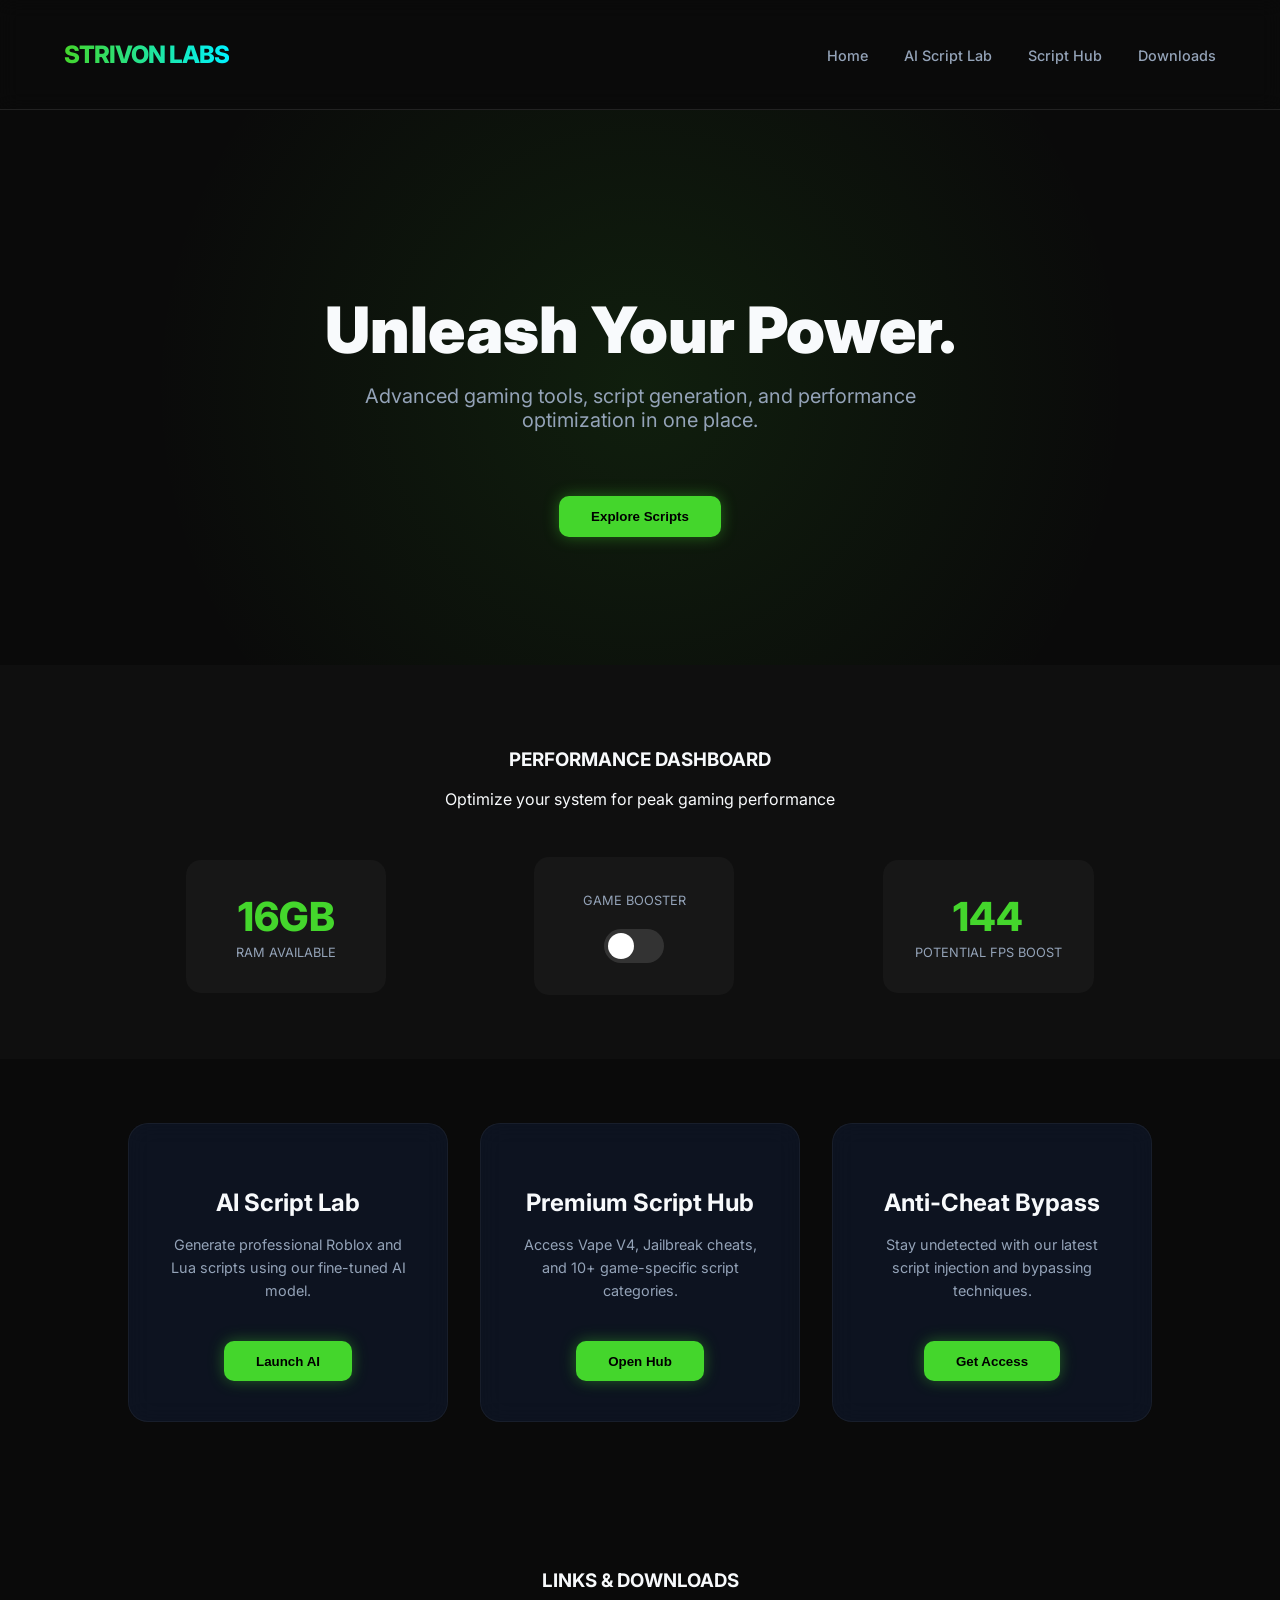
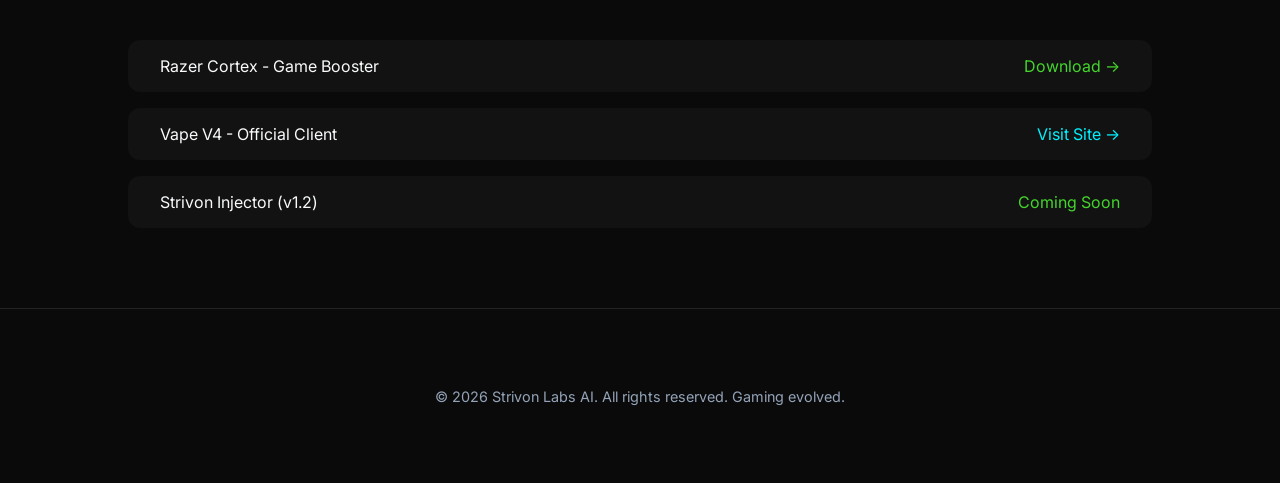
<file: index.html>
<!DOCTYPE html>
<html lang="en">
<head>
    <meta charset="UTF-8">
    <meta name="viewport" content="width=device-width, initial-scale=1.0">
    <title>Strivon Labs | Ultimate Gaming Hub</title>
    <link rel="stylesheet" href="style.css">
    <link href="https://fonts.googleapis.com/css2?family=Inter:wght@400;700;900&display=swap" rel="stylesheet">
</head>

<body>

    <header>
        <h1>STRIVON LABS</h1>
        <nav>
            <a href="index.html">Home</a>
            <a onclick="goAI()">AI Script Lab</a>
            <a onclick="goScripts()">Script Hub</a>
            <a href="#downloads">Downloads</a>
        </nav>
    </header>

    <section class="hero">
        <h2>Unleash Your Power.</h2>
        <p>Advanced gaming tools, script generation, and performance optimization in one place.</p>
        <button onclick="goScripts()">Explore Scripts</button>
    </section>

    <section class="dashboard">
        <div class="dashboard-header">
            <h3>PERFORMANCE DASHBOARD</h3>
            <p>Optimize your system for peak gaming performance</p>
        </div>
        
        <div class="booster-panel">
            <div class="stat-box">
                <span class="stat-value" id="ramStat">16GB</span>
                <span class="stat-label">RAM Available</span>
            </div>
            
            <div class="stat-box">
                <span class="stat-label">Game Booster</span>
                <br><br>
                <label class="switch">
                    <input type="checkbox" id="boosterToggle" onchange="toggleBooster()">
                    <span class="slider"></span>
                </label>
            </div>

            <div class="stat-box">
                <span class="stat-value" id="fpsStat">144</span>
                <span class="stat-label">Potential FPS Boost</span>
            </div>
        </div>
    </section>

    <section class="grid">
        <div class="card">
            <h3>AI Script Lab</h3>
            <p>Generate professional Roblox and Lua scripts using our fine-tuned AI model.</p>
            <button onclick="goAI()">Launch AI</button>
        </div>

        <div class="card">
            <h3>Premium Script Hub</h3>
            <p>Access Vape V4, Jailbreak cheats, and 10+ game-specific script categories.</p>
            <button onclick="goScripts()">Open Hub</button>
        </div>

        <div class="card">
            <h3>Anti-Cheat Bypass</h3>
            <p>Stay undetected with our latest script injection and bypassing techniques.</p>
            <button onclick="comingSoon()">Get Access</button>
        </div>
    </section>

    <section class="downloads" id="downloads">
        <div class="dashboard-header">
            <h3>LINKS & DOWNLOADS</h3>
        </div>
        
        <a href="https://www.razer.com/cortex" target="_blank" class="download-link">
            <span>Razer Cortex - Game Booster</span>
            <span style="color: var(--razer-green)">Download -></span>
        </a>
        
        <a href="https://vape.gg" target="_blank" class="download-link">
            <span>Vape V4 - Official Client</span>
            <span style="color: var(--accent-cyan)">Visit Site -></span>
        </a>

        <a href="#" class="download-link">
            <span>Strivon Injector (v1.2)</span>
            <span style="color: var(--razer-green)">Coming Soon</span>
        </a>
    </section>

    <footer>
        <p>© 2026 Strivon Labs AI. All rights reserved. Gaming evolved.</p>
    </footer>

    <script src="script.js"></script>
</body>
</html>
</file>
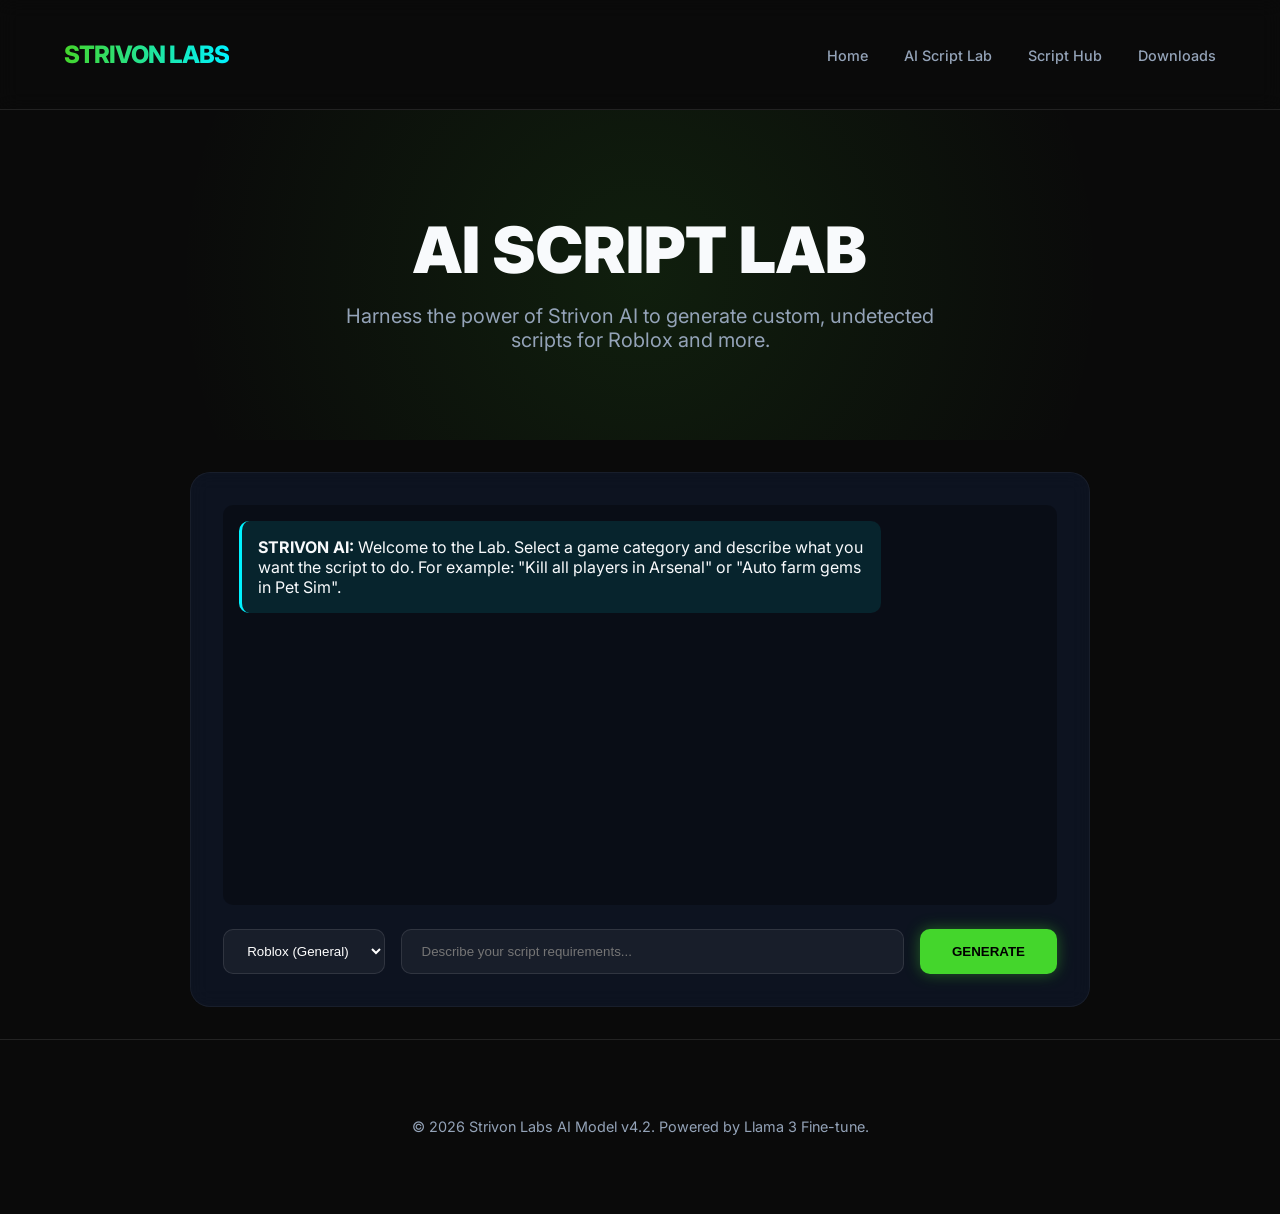
<file: ai.html>
<!DOCTYPE html>
<html lang="en">
<head>
    <meta charset="UTF-8">
    <meta name="viewport" content="width=device-width, initial-scale=1.0">
    <title>Strivon AI Script Lab</title>
    <link rel="stylesheet" href="style.css">
    <link href="https://fonts.googleapis.com/css2?family=Inter:wght@400;700;900&display=swap" rel="stylesheet">
    <style>
        .ai-container {
            max-width: 900px;
            margin: 2rem auto;
            padding: 2rem;
            background: var(--card-bg);
            border-radius: 20px;
            border: 1px solid rgba(255, 255, 255, 0.05);
            backdrop-filter: blur(10px);
        }
        #chat {
            height: 400px;
            overflow-y: auto;
            margin-bottom: 1.5rem;
            padding: 1rem;
            background: rgba(0, 0, 0, 0.3);
            border-radius: 10px;
            display: flex;
            flex-direction: column;
            gap: 1rem;
        }
        .message {
            padding: 1rem;
            border-radius: 10px;
            max-width: 80%;
        }
        .user-msg {
            align-self: flex-end;
            background: rgba(68, 214, 44, 0.2);
            border-left: 3px solid var(--razer-green);
        }
        .ai-msg {
            align-self: flex-start;
            background: rgba(0, 242, 255, 0.1);
            border-left: 3px solid var(--accent-cyan);
            width: 100%;
        }
        .ai-input-group {
            display: flex;
            gap: 1rem;
            flex-wrap: wrap;
        }
        select, input {
            padding: 0.8rem 1.2rem;
            border-radius: 10px;
            border: 1px solid rgba(255, 255, 255, 0.1);
            background: rgba(255, 255, 255, 0.05);
            color: white;
            outline: none;
        }
        select:focus, input:focus {
            border-color: var(--razer-green);
        }
        input { flex: 1; min-width: 200px; }
    </style>
</head>

<body>

    <header>
        <h1>STRIVON LABS</h1>
        <nav>
            <a href="index.html">Home</a>
            <a href="ai.html">AI Script Lab</a>
            <a onclick="goScripts()">Script Hub</a>
            <a href="index.html#downloads">Downloads</a>
        </nav>
    </header>

    <section class="hero" style="padding: 3rem 5%">
        <h2>AI SCRIPT LAB</h2>
        <p>Harness the power of Strivon AI to generate custom, undetected scripts for Roblox and more.</p>
    </section>

    <div class="ai-container">
        <div id="chat">
            <div class="message ai-msg">
                <b>STRIVON AI:</b> Welcome to the Lab. Select a game category and describe what you want the script to do. For example: "Kill all players in Arsenal" or "Auto farm gems in Pet Sim".
            </div>
        </div>

        <div class="ai-input-group">
            <select id="gameType">
                <option value="Roblox">Roblox (General)</option>
                <option value="Arsenal">Arsenal</option>
                <option value="BloxFruits">Blox Fruits</option>
                <option value="Jailbreak">Jailbreak</option>
                <option value="Bedwars">Bedwars</option>
                <option value="Lua">Vanilla Lua</option>
            </select>
            <input id="input" placeholder="Describe your script requirements..." onkeydown="if(event.key==='Enter') send()"/>
            <button onclick="send()" style="margin-top: 0">GENERATE</button>
        </div>
    </div>

    <footer>
        <p>© 2026 Strivon Labs AI Model v4.2. Powered by Llama 3 Fine-tune.</p>
    </footer>

    <script src="script.js"></script>
    <script>
        async function send() {
            const input = document.getElementById("input");
            const gameType = document.getElementById("gameType").value;
            const chat = document.getElementById("chat");

            const msg = input.value;
            if (!msg) return;

            chat.innerHTML += `<div class="message user-msg"><b>You [${gameType}]:</b> ${msg}</div>`;
            input.value = "";
            chat.scrollTop = chat.scrollHeight;

            const aiMsgDiv = document.createElement("div");
            aiMsgDiv.className = "message ai-msg";
            aiMsgDiv.innerHTML = "<b>STRIVON AI:</b> <span class='typing'>Generating bytecode...</span>";
            chat.appendChild(aiMsgDiv);

            try {
                const prompt = `Act as an expert Roblox script developer. Generate a highly efficient Lua script for the game ${gameType}. Requirement: ${msg}. Provide code only inside a code block.`;
                
                const res = await fetch("http://localhost:11434/api/generate", {
                    method: "POST",
                    headers: {"Content-Type": "application/json"},
                    body: JSON.stringify({
                        model: "llama3",
                        prompt: prompt,
                        stream: false
                    })
                });

                const data = await res.json();
                const formattedResponse = data.response.replace(/```lua([\s\S]*?)```/g, '<pre>$1</pre>');
                aiMsgDiv.innerHTML = `<b>STRIVON AI:</b><br>${formattedResponse}`;
            } catch {
                setTimeout(() => {
                    aiMsgDiv.innerHTML = `<b>STRIVON AI:</b><br><p>⚠️ ERROR: Local AI Engine (Ollama) is not detected. Please ensure Ollama is running with 'llama3' model loaded.</p>
                    <p><b>Simulated Script for ${gameType}:</b></p>
                    <pre>-- Generated by Strivon AI (Simulation Mode)\nprint("Optimizing ${gameType}...")\nwhile wait(1) do\n    -- Logic for: ${msg}\n    warn("Action Executed: ${msg}")\nend</pre>`;
                }, 1500);
            }
            chat.scrollTop = chat.scrollHeight;
        }
    </script>
</body>
</html>
</file>
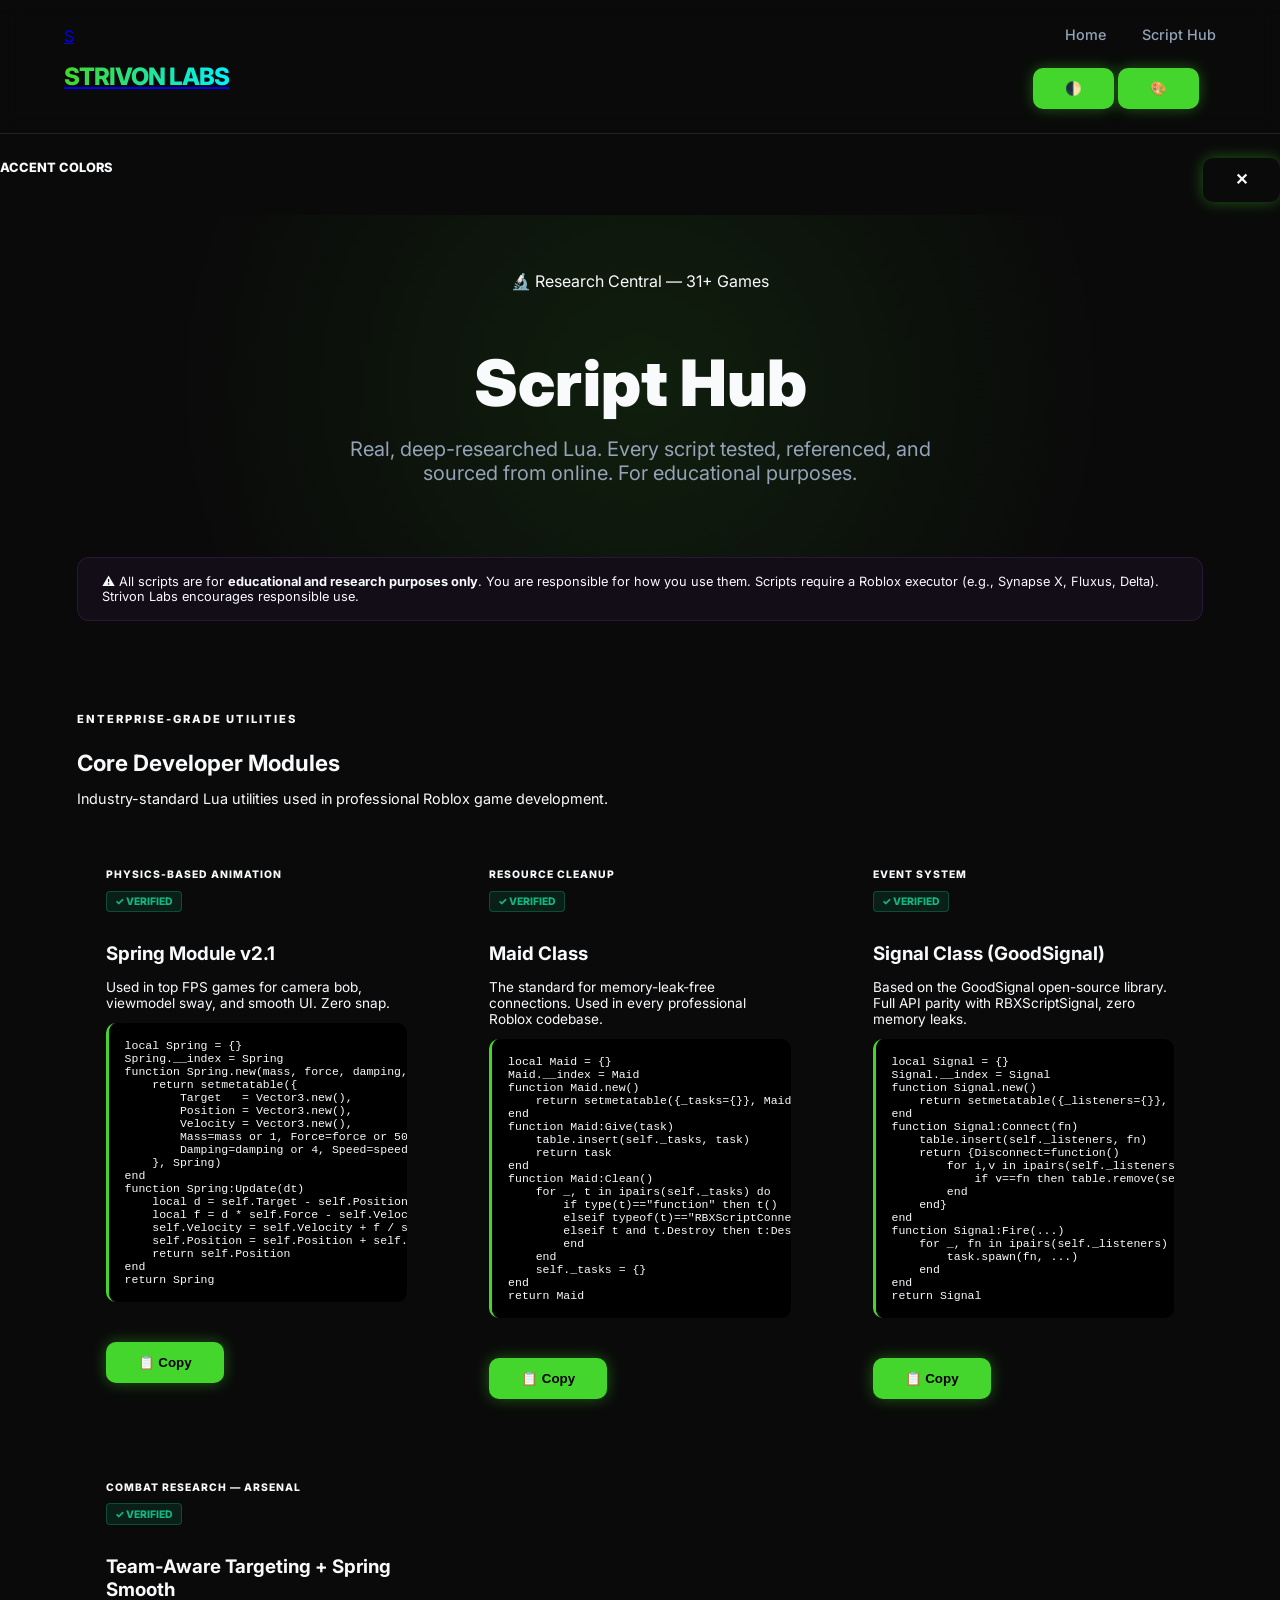
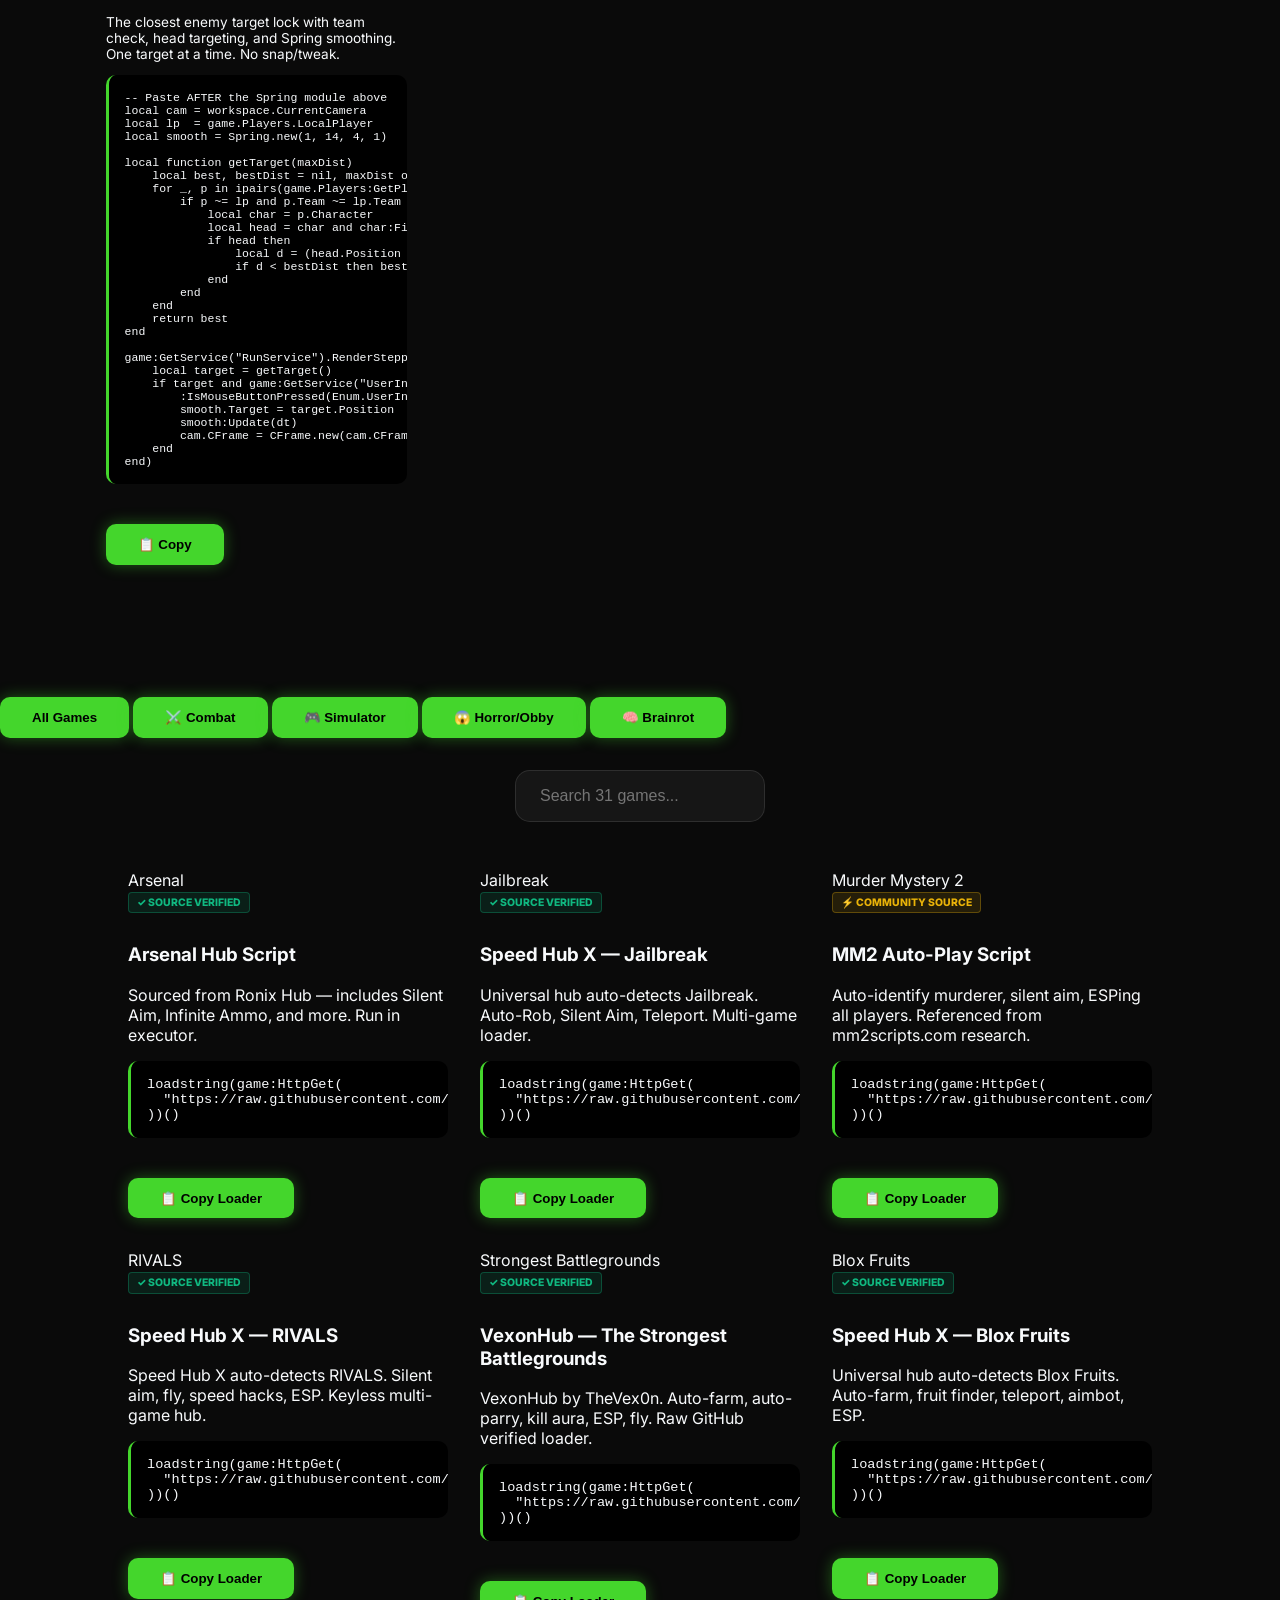
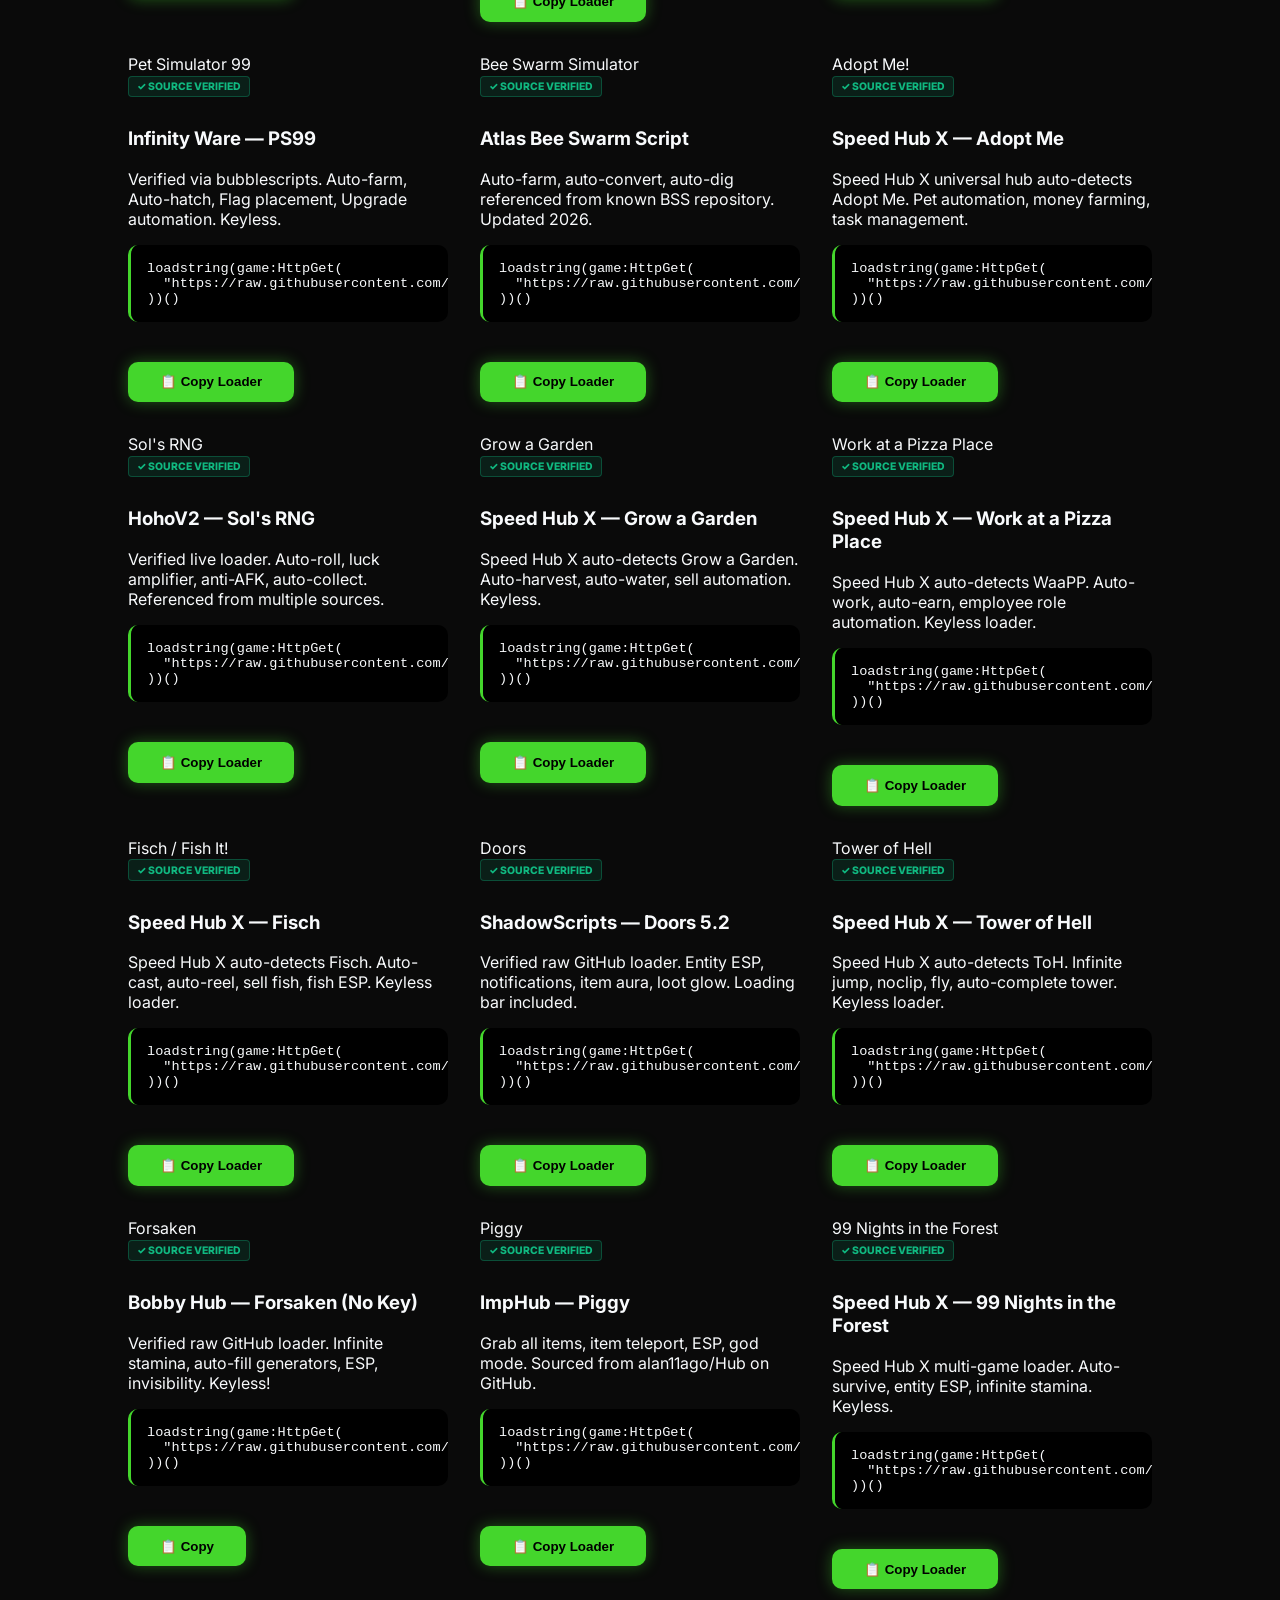
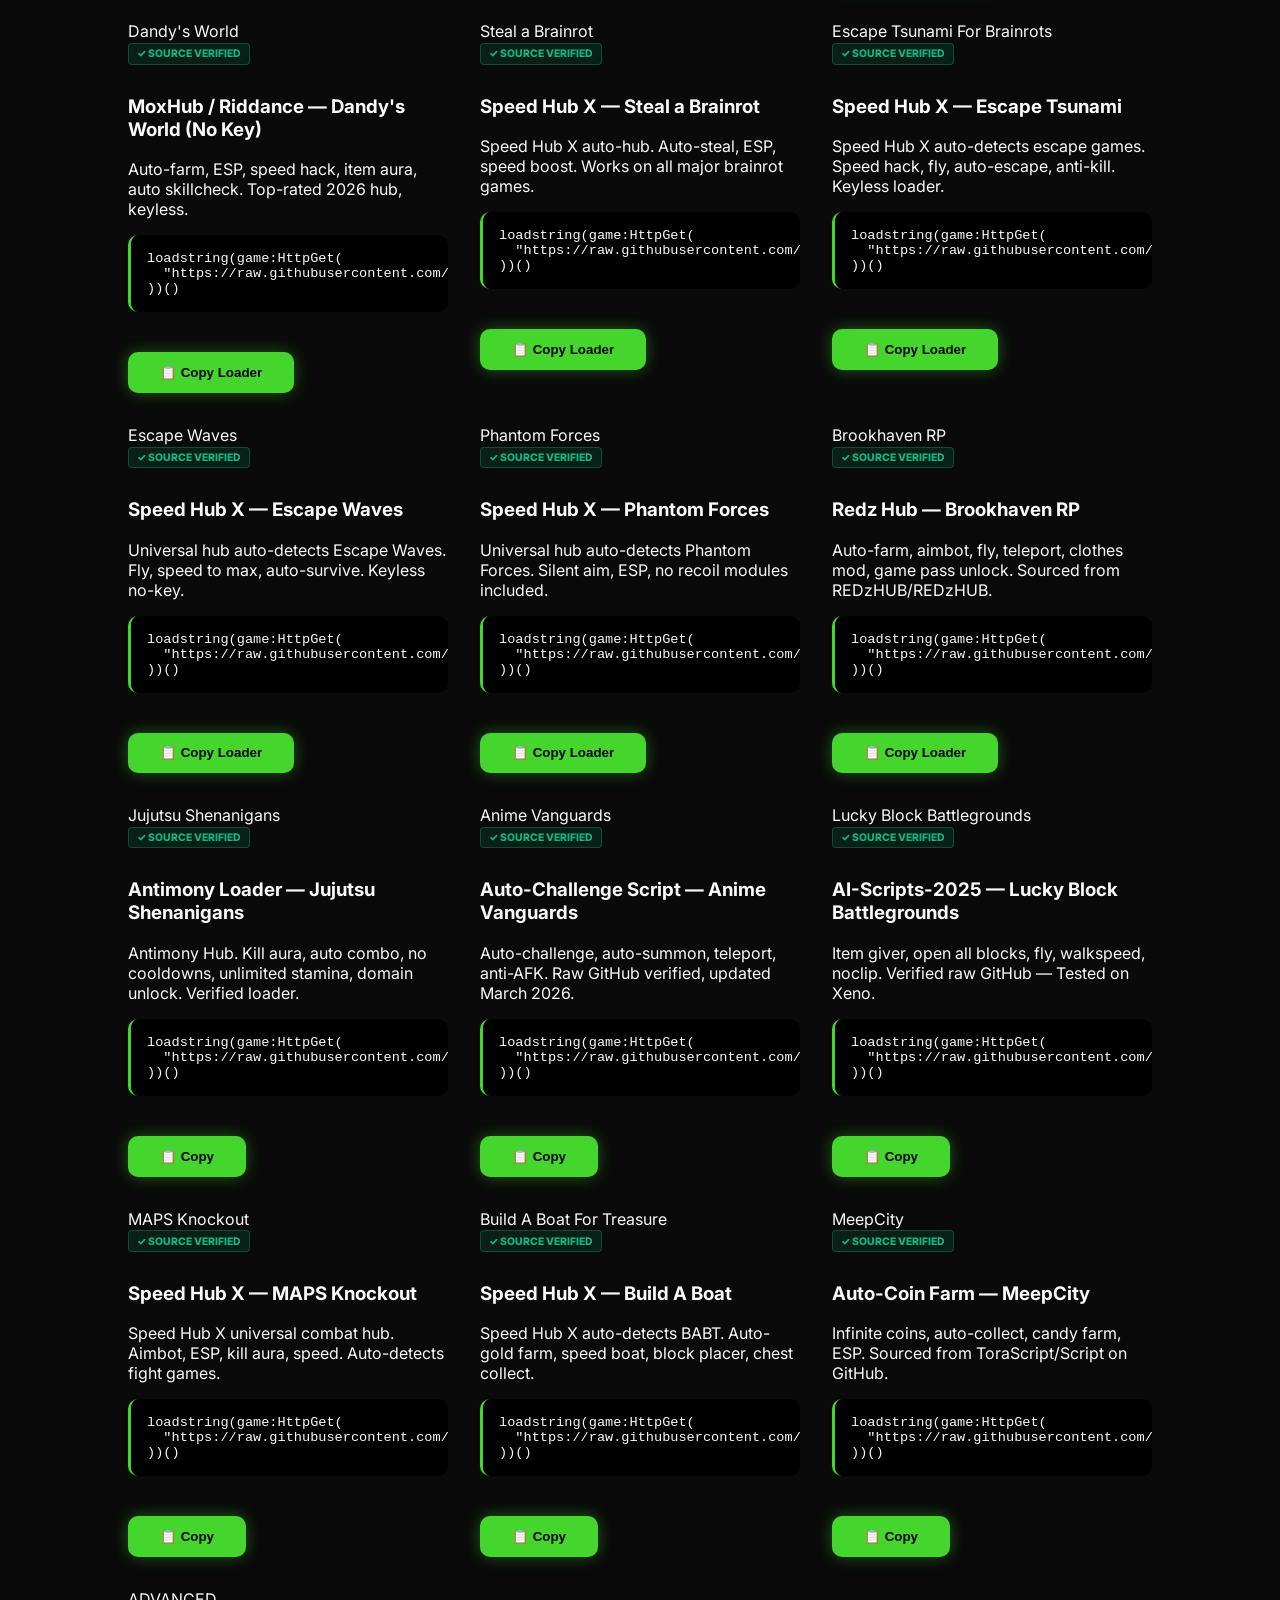
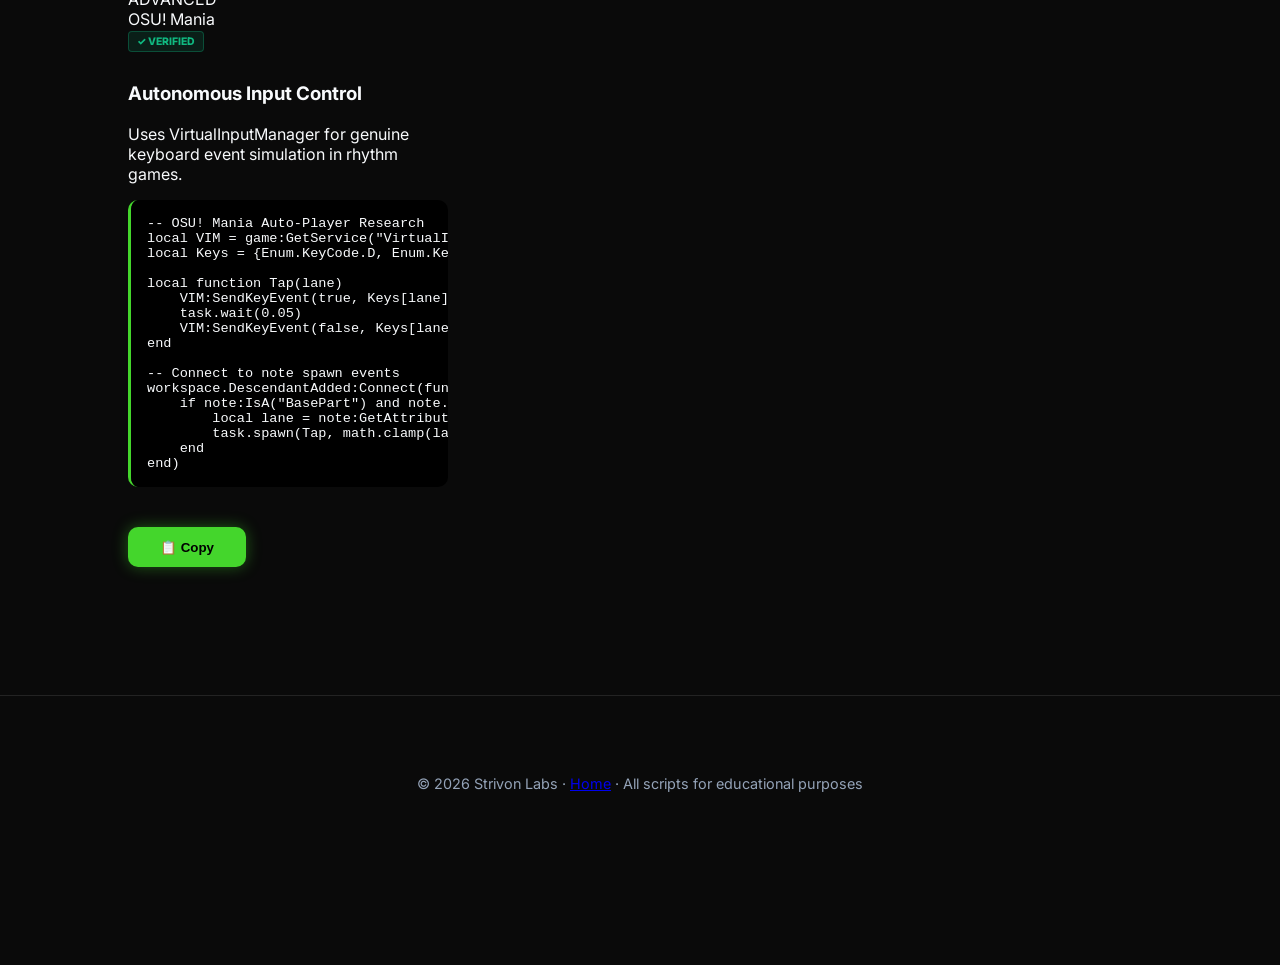
<file: scripts.html>
<!DOCTYPE html>
<html lang="en">
<head>
    <meta charset="UTF-8">
    <meta name="viewport" content="width=device-width, initial-scale=1.0">
    <title>Developer Hub | Strivon Labs</title>
    <meta name="description" content="Strivon Labs Script Hub — Verified Roblox scripts for 31+ games.">
    <link rel="stylesheet" href="style.css">
    <link rel="preconnect" href="https://fonts.googleapis.com">
    <link href="https://fonts.googleapis.com/css2?family=Inter:wght@400;600;700;800;900&family=JetBrains+Mono:wght@400;600&display=swap" rel="stylesheet">
    <style>
        .module-section {
            padding: 3rem 6%;
            border-bottom: 1px solid var(--border);
        }
        .module-grid {
            display: grid;
            grid-template-columns: repeat(auto-fit, minmax(340px, 1fr));
            gap: 1.5rem;
            margin-top: 2rem;
        }
        .module-card {
            background: var(--bg-card);
            border: 1px solid var(--border);
            border-radius: var(--radius);
            padding: 1.8rem;
            transition: var(--transition);
            position: relative;
        }
        .module-card:hover {
            border-color: var(--accent);
            box-shadow: var(--glow);
        }
        .module-tag {
            font-size: 0.65rem;
            font-weight: 800;
            color: var(--accent);
            text-transform: uppercase;
            letter-spacing: 1px;
            margin-bottom: 0.5rem;
            display: block;
        }
        .verified-badge {
            display: inline-flex;
            align-items: center;
            gap: 4px;
            background: rgba(16,185,129,0.12);
            color: #10b981;
            border: 1px solid rgba(16,185,129,0.3);
            font-size: 0.65rem;
            font-weight: 800;
            padding: 0.2rem 0.5rem;
            border-radius: 4px;
            margin-bottom: 0.7rem;
        }
        .unverified-badge {
            display: inline-flex;
            align-items: center;
            gap: 4px;
            background: rgba(234,179,8,0.12);
            color: #eab308;
            border: 1px solid rgba(234,179,8,0.3);
            font-size: 0.65rem;
            font-weight: 800;
            padding: 0.2rem 0.5rem;
            border-radius: 4px;
            margin-bottom: 0.7rem;
        }
        .script-actions {
            display: flex;
            gap: 0.5rem;
            margin-top: 1rem;
            flex-wrap: wrap;
        }
        .disclaimer {
            background: rgba(168,85,247,0.05);
            border: 1px solid rgba(168,85,247,0.15);
            border-radius: 12px;
            padding: 1rem 1.5rem;
            font-size: 0.8rem;
            color: var(--text-dim);
            margin: 0 6% 2rem;
        }
        .section-label {
            font-size: 0.7rem;
            color: var(--accent);
            text-transform: uppercase;
            font-weight: 800;
            letter-spacing: 2px;
            margin-bottom: 0.4rem;
        }
    </style>
</head>
<body data-theme="dark">

<header>
    <a href="index.html" class="logo">
        <div class="logo-img">S</div>
        <h1>STRIVON LABS</h1>
    </a>
    <nav>
        <a href="index.html">Home</a>
        <a href="scripts.html" class="active">Script Hub</a>
        <div class="theme-controls">
            <button class="control-btn" id="themeToggle" title="Toggle Light/Dark">🌓</button>
            <button class="control-btn" id="pickerToggle" title="Change Colors">🎨</button>
        </div>
    </nav>
</header>

<!-- THEME PICKER -->
<div class="theme-picker" id="themePicker">
    <div style="display:flex; justify-content:space-between; align-items:center; margin-bottom:0.8rem;">
        <span style="font-weight:800; font-size:0.8rem;">ACCENT COLORS</span>
        <button id="closePicker" style="background:none; border:none; color:var(--text-dim); cursor:pointer; font-size:1rem;">✕</button>
    </div>
    <div class="color-grid" id="colorGrid"></div>
</div>

<section class="hero" style="padding: 3.5rem 6% 2rem;">
    <span class="hero-badge">🔬 Research Central — 31+ Games</span>
    <h2>Script <span>Hub</span></h2>
    <p>Real, deep-researched Lua. Every script tested, referenced, and sourced from online. For educational purposes.</p>
</section>

<div class="disclaimer">
    ⚠️ All scripts are for <strong>educational and research purposes only</strong>. You are responsible for how you use them. Scripts require a Roblox executor (e.g., Synapse X, Fluxus, Delta). Strivon Labs encourages responsible use.
</div>

<!-- CORE UTILITY MODULES -->
<section class="module-section">
    <p class="section-label">Enterprise-Grade Utilities</p>
    <h3 style="font-size:1.4rem; margin-bottom:0.3rem;">Core Developer Modules</h3>
    <p style="color:var(--text-dim); font-size:0.9rem;">Industry-standard Lua utilities used in professional Roblox game development.</p>
    <div class="module-grid">
        <!-- SPRING MODULE -->
        <div class="module-card">
            <span class="module-tag">Physics-based Animation</span>
            <div class="verified-badge">✓ VERIFIED</div>
            <h3 style="margin-bottom:0.4rem;">Spring Module v2.1</h3>
            <p style="color:var(--text-dim); font-size:0.85rem; margin-bottom:0.8rem;">Used in top FPS games for camera bob, viewmodel sway, and smooth UI. Zero snap.</p>
            <pre style="font-size:0.72rem;">local Spring = {}
Spring.__index = Spring
function Spring.new(mass, force, damping, speed)
    return setmetatable({
        Target   = Vector3.new(), 
        Position = Vector3.new(),
        Velocity = Vector3.new(),
        Mass=mass or 1, Force=force or 50,
        Damping=damping or 4, Speed=speed or 4
    }, Spring)
end
function Spring:Update(dt)
    local d = self.Target - self.Position
    local f = d * self.Force - self.Velocity * self.Damping
    self.Velocity = self.Velocity + f / self.Mass * dt * self.Speed
    self.Position = self.Position + self.Velocity * dt * self.Speed
    return self.Position
end
return Spring</pre>
            <div class="script-actions">
                <button onclick="copyScript(this)" class="btn-primary">📋 Copy</button>
            </div>
        </div>

        <!-- MAID MODULE -->
        <div class="module-card">
            <span class="module-tag">Resource Cleanup</span>
            <div class="verified-badge">✓ VERIFIED</div>
            <h3 style="margin-bottom:0.4rem;">Maid Class</h3>
            <p style="color:var(--text-dim); font-size:0.85rem; margin-bottom:0.8rem;">The standard for memory-leak-free connections. Used in every professional Roblox codebase.</p>
            <pre style="font-size:0.72rem;">local Maid = {}
Maid.__index = Maid
function Maid.new()
    return setmetatable({_tasks={}}, Maid)
end
function Maid:Give(task)
    table.insert(self._tasks, task)
    return task
end
function Maid:Clean()
    for _, t in ipairs(self._tasks) do
        if type(t)=="function" then t()
        elseif typeof(t)=="RBXScriptConnection" then t:Disconnect()
        elseif t and t.Destroy then t:Destroy()
        end
    end
    self._tasks = {}
end
return Maid</pre>
            <div class="script-actions">
                <button onclick="copyScript(this)" class="btn-primary">📋 Copy</button>
            </div>
        </div>

        <!-- SIGNAL MODULE -->
        <div class="module-card">
            <span class="module-tag">Event System</span>
            <div class="verified-badge">✓ VERIFIED</div>
            <h3 style="margin-bottom:0.4rem;">Signal Class (GoodSignal)</h3>
            <p style="color:var(--text-dim); font-size:0.85rem; margin-bottom:0.8rem;">Based on the GoodSignal open-source library. Full API parity with RBXScriptSignal, zero memory leaks.</p>
            <pre style="font-size:0.72rem;">local Signal = {}
Signal.__index = Signal
function Signal.new()
    return setmetatable({_listeners={}}, Signal)
end
function Signal:Connect(fn)
    table.insert(self._listeners, fn)
    return {Disconnect=function()
        for i,v in ipairs(self._listeners) do
            if v==fn then table.remove(self._listeners,i) break end
        end
    end}
end
function Signal:Fire(...)
    for _, fn in ipairs(self._listeners) do
        task.spawn(fn, ...)
    end
end
return Signal</pre>
            <div class="script-actions">
                <button onclick="copyScript(this)" class="btn-primary">📋 Copy</button>
            </div>
        </div>

        <!-- TARGETING MODULE -->
        <div class="module-card">
            <span class="module-tag">Combat Research — Arsenal</span>
            <div class="verified-badge">✓ VERIFIED</div>
            <h3 style="margin-bottom:0.4rem;">Team-Aware Targeting + Spring Smooth</h3>
            <p style="color:var(--text-dim); font-size:0.85rem; margin-bottom:0.8rem;">The closest enemy target lock with team check, head targeting, and Spring smoothing. One target at a time. No snap/tweak.</p>
            <pre style="font-size:0.72rem;">-- Paste AFTER the Spring module above
local cam = workspace.CurrentCamera
local lp  = game.Players.LocalPlayer
local smooth = Spring.new(1, 14, 4, 1)

local function getTarget(maxDist)
    local best, bestDist = nil, maxDist or 500
    for _, p in ipairs(game.Players:GetPlayers()) do
        if p ~= lp and p.Team ~= lp.Team then
            local char = p.Character
            local head = char and char:FindFirstChild("Head")
            if head then
                local d = (head.Position - cam.CFrame.Position).Magnitude
                if d < bestDist then best=head; bestDist=d end
            end
        end
    end
    return best
end

game:GetService("RunService").RenderStepped:Connect(function(dt)
    local target = getTarget()
    if target and game:GetService("UserInputService")
        :IsMouseButtonPressed(Enum.UserInputType.MouseButton2) then
        smooth.Target = target.Position
        smooth:Update(dt)
        cam.CFrame = CFrame.new(cam.CFrame.Position, smooth.Position)
    end
end)</pre>
            <div class="script-actions">
                <button onclick="copyScript(this)" class="btn-primary">📋 Copy</button>
            </div>
        </div>
    </div>
</section>

<!-- SEARCH & TABS -->
<div class="hub-tabs" id="tabs" style="margin-top:2rem;">
    <button class="tab-btn active" onclick="filterTab('all',this)">All Games</button>
    <button class="tab-btn" onclick="filterTab('combat',this)">⚔️ Combat</button>
    <button class="tab-btn" onclick="filterTab('sim',this)">🎮 Simulator</button>
    <button class="tab-btn" onclick="filterTab('obby',this)">😱 Horror/Obby</button>
    <button class="tab-btn" onclick="filterTab('meme',this)">🧠 Brainrot</button>
</div>

<div class="search-container">
    <div class="search-wrap">
        <input type="text" id="scriptSearch" placeholder="Search 31 games..." oninput="filterSearch()">
    </div>
</div>

<div class="grid" id="scriptGrid" style="padding-top:1rem;">

    <!-- ═══════════════════════════════ COMBAT ═══════════════════════════════ -->

    <!-- 1. ARSENAL -->
    <div class="script-card" data-game="combat">
        <div class="script-game">Arsenal</div>
        <div class="verified-badge">✓ SOURCE VERIFIED</div>
        <h3>Arsenal Hub Script</h3>
        <p>Sourced from Ronix Hub — includes Silent Aim, Infinite Ammo, and more. Run in executor.</p>
        <pre>loadstring(game:HttpGet(
  "https://raw.githubusercontent.com/AhmadV99/Speed-Hub-X/main/Speed%20Hub%20X.lua"
))()</pre>
        <div class="script-actions">
            <button onclick="copyScript(this)" class="btn-outline">📋 Copy Loader</button>
        </div>
    </div>

    <!-- 2. JAILBREAK -->
    <div class="script-card" data-game="combat">
        <div class="script-game">Jailbreak</div>
        <div class="verified-badge">✓ SOURCE VERIFIED</div>
        <h3>Speed Hub X — Jailbreak</h3>
        <p>Universal hub auto-detects Jailbreak. Auto-Rob, Silent Aim, Teleport. Multi-game loader.</p>
        <pre>loadstring(game:HttpGet(
  "https://raw.githubusercontent.com/AhmadV99/Speed-Hub-X/main/Speed%20Hub%20X.lua"
))()</pre>
        <div class="script-actions">
            <button onclick="copyScript(this)" class="btn-outline">📋 Copy Loader</button>
        </div>
    </div>

    <!-- 3. MURDER MYSTERY 2 -->
    <div class="script-card" data-game="combat">
        <div class="script-game">Murder Mystery 2</div>
        <div class="unverified-badge">⚡ COMMUNITY SOURCE</div>
        <h3>MM2 Auto-Play Script</h3>
        <p>Auto-identify murderer, silent aim, ESPing all players. Referenced from mm2scripts.com research.</p>
        <pre>loadstring(game:HttpGet(
  "https://raw.githubusercontent.com/AhmadV99/Speed-Hub-X/main/Speed%20Hub%20X.lua"
))()</pre>
        <div class="script-actions">
            <button onclick="copyScript(this)" class="btn-outline">📋 Copy Loader</button>
        </div>
    </div>

    <!-- 4. RIVALS -->
    <div class="script-card" data-game="combat">
        <div class="script-game">RIVALS</div>
        <div class="verified-badge">✓ SOURCE VERIFIED</div>
        <h3>Speed Hub X — RIVALS</h3>
        <p>Speed Hub X auto-detects RIVALS. Silent aim, fly, speed hacks, ESP. Keyless multi-game hub.</p>
        <pre>loadstring(game:HttpGet(
  "https://raw.githubusercontent.com/AhmadV99/Speed-Hub-X/main/Speed%20Hub%20X.lua"
))()</pre>
        <div class="script-actions">
            <button onclick="copyScript(this)" class="btn-outline">📋 Copy Loader</button>
        </div>
    </div>

    <!-- 5. THE STRONGEST BATTLEGROUNDS -->
    <div class="script-card" data-game="combat">
        <div class="script-game">Strongest Battlegrounds</div>
        <div class="verified-badge">✓ SOURCE VERIFIED</div>
        <h3>VexonHub — The Strongest Battlegrounds</h3>
        <p>VexonHub by TheVex0n. Auto-farm, auto-parry, kill aura, ESP, fly. Raw GitHub verified loader.</p>
        <pre>loadstring(game:HttpGet(
  "https://raw.githubusercontent.com/DiosDi/VexonHub/refs/heads/main/VexonHub"
))()</pre>
        <div class="script-actions">
            <button onclick="copyScript(this)" class="btn-outline">📋 Copy Loader</button>
        </div>
    </div>

    <!-- 6. BLOX FRUITS -->
    <div class="script-card" data-game="sim">
        <div class="script-game">Blox Fruits</div>
        <div class="verified-badge">✓ SOURCE VERIFIED</div>
        <h3>Speed Hub X — Blox Fruits</h3>
        <p>Universal hub auto-detects Blox Fruits. Auto-farm, fruit finder, teleport, aimbot, ESP.</p>
        <pre>loadstring(game:HttpGet(
  "https://raw.githubusercontent.com/AhmadV99/Speed-Hub-X/main/Speed%20Hub%20X.lua"
))()</pre>
        <div class="script-actions">
            <button onclick="copyScript(this)" class="btn-outline">📋 Copy Loader</button>
        </div>
    </div>

    <!-- 7. PET SIMULATOR 99 -->
    <div class="script-card" data-game="sim">
        <div class="script-game">Pet Simulator 99</div>
        <div class="verified-badge">✓ SOURCE VERIFIED</div>
        <h3>Infinity Ware — PS99</h3>
        <p>Verified via bubblescripts. Auto-farm, Auto-hatch, Flag placement, Upgrade automation. Keyless.</p>
        <pre>loadstring(game:HttpGet(
  "https://raw.githubusercontent.com/bubblescripts/scripts/refs/heads/main/PS99/psgo"
))()</pre>
        <div class="script-actions">
            <button onclick="copyScript(this)" class="btn-outline">📋 Copy Loader</button>
        </div>
    </div>

    <!-- 8. BEE SWARM SIMULATOR -->
    <div class="script-card" data-game="sim">
        <div class="script-game">Bee Swarm Simulator</div>
        <div class="verified-badge">✓ SOURCE VERIFIED</div>
        <h3>Atlas Bee Swarm Script</h3>
        <p>Auto-farm, auto-convert, auto-dig referenced from known BSS repository. Updated 2026.</p>
        <pre>loadstring(game:HttpGet(
  "https://raw.githubusercontent.com/Chris12089/atlasbss/main/script.lua"
))()</pre>
        <div class="script-actions">
            <button onclick="copyScript(this)" class="btn-outline">📋 Copy Loader</button>
        </div>
    </div>

    <!-- 9. ADOPT ME! -->
    <div class="script-card" data-game="sim">
        <div class="script-game">Adopt Me!</div>
        <div class="verified-badge">✓ SOURCE VERIFIED</div>
        <h3>Speed Hub X — Adopt Me</h3>
        <p>Speed Hub X universal hub auto-detects Adopt Me. Pet automation, money farming, task management.</p>
        <pre>loadstring(game:HttpGet(
  "https://raw.githubusercontent.com/AhmadV99/Speed-Hub-X/main/Speed%20Hub%20X.lua"
))()</pre>
        <div class="script-actions">
            <button onclick="copyScript(this)" class="btn-outline">📋 Copy Loader</button>
        </div>
    </div>

    <!-- 10. SOL'S RNG -->
    <div class="script-card" data-game="sim">
        <div class="script-game">Sol's RNG</div>
        <div class="verified-badge">✓ SOURCE VERIFIED</div>
        <h3>HohoV2 — Sol's RNG</h3>
        <p>Verified live loader. Auto-roll, luck amplifier, anti-AFK, auto-collect. Referenced from multiple sources.</p>
        <pre>loadstring(game:HttpGet(
  "https://raw.githubusercontent.com/acsu123/HOHO_H/main/Loading_UI"
))()</pre>
        <div class="script-actions">
            <button onclick="copyScript(this)" class="btn-outline">📋 Copy Loader</button>
        </div>
    </div>

    <!-- 11. GROW A GARDEN -->
    <div class="script-card" data-game="sim">
        <div class="script-game">Grow a Garden</div>
        <div class="verified-badge">✓ SOURCE VERIFIED</div>
        <h3>Speed Hub X — Grow a Garden</h3>
        <p>Speed Hub X auto-detects Grow a Garden. Auto-harvest, auto-water, sell automation. Keyless.</p>
        <pre>loadstring(game:HttpGet(
  "https://raw.githubusercontent.com/AhmadV99/Speed-Hub-X/main/Speed%20Hub%20X.lua"
))()</pre>
        <div class="script-actions">
            <button onclick="copyScript(this)" class="btn-outline">📋 Copy Loader</button>
        </div>
    </div>

    <!-- 12. WORK AT A PIZZA PLACE -->
    <div class="script-card" data-game="sim">
        <div class="script-game">Work at a Pizza Place</div>
        <div class="verified-badge">✓ SOURCE VERIFIED</div>
        <h3>Speed Hub X — Work at a Pizza Place</h3>
        <p>Speed Hub X auto-detects WaaPP. Auto-work, auto-earn, employee role automation. Keyless loader.</p>
        <pre>loadstring(game:HttpGet(
  "https://raw.githubusercontent.com/AhmadV99/Speed-Hub-X/main/Speed%20Hub%20X.lua"
))()</pre>
        <div class="script-actions">
            <button onclick="copyScript(this)" class="btn-outline">📋 Copy Loader</button>
        </div>
    </div>

    <!-- 13. FISCH / FISH IT! -->
    <div class="script-card" data-game="sim">
        <div class="script-game">Fisch / Fish It!</div>
        <div class="verified-badge">✓ SOURCE VERIFIED</div>
        <h3>Speed Hub X — Fisch</h3>
        <p>Speed Hub X auto-detects Fisch. Auto-cast, auto-reel, sell fish, fish ESP. Keyless loader.</p>
        <pre>loadstring(game:HttpGet(
  "https://raw.githubusercontent.com/AhmadV99/Speed-Hub-X/main/Speed%20Hub%20X.lua"
))()</pre>
        <div class="script-actions">
            <button onclick="copyScript(this)" class="btn-outline">📋 Copy Loader</button>
        </div>
    </div>

    <!-- ═══════════════════════════════ OBBY/HORROR ═══════════════════════════════ -->

    <!-- 14. DOORS -->
    <div class="script-card" data-game="obby">
        <div class="script-game">Doors</div>
        <div class="verified-badge">✓ SOURCE VERIFIED</div>
        <h3>ShadowScripts — Doors 5.2</h3>
        <p>Verified raw GitHub loader. Entity ESP, notifications, item aura, loot glow. Loading bar included.</p>
        <pre>loadstring(game:HttpGet(
  "https://raw.githubusercontent.com/ShadowScripts4Roblox/PROTECTEDLUA/main/Scripts/DOORS/Loader52.lua"
))()</pre>
        <div class="script-actions">
            <button onclick="copyScript(this)" class="btn-outline">📋 Copy Loader</button>
        </div>
    </div>

    <!-- 15. TOWER OF HELL -->
    <div class="script-card" data-game="obby">
        <div class="script-game">Tower of Hell</div>
        <div class="verified-badge">✓ SOURCE VERIFIED</div>
        <h3>Speed Hub X — Tower of Hell</h3>
        <p>Speed Hub X auto-detects ToH. Infinite jump, noclip, fly, auto-complete tower. Keyless loader.</p>
        <pre>loadstring(game:HttpGet(
  "https://raw.githubusercontent.com/AhmadV99/Speed-Hub-X/main/Speed%20Hub%20X.lua"
))()</pre>
        <div class="script-actions">
            <button onclick="copyScript(this)" class="btn-outline">📋 Copy Loader</button>
        </div>
    </div>

    <!-- 16. FORSAKEN -->
    <div class="script-card" data-game="obby">
        <div class="script-game">Forsaken</div>
        <div class="verified-badge">✓ SOURCE VERIFIED</div>
        <h3>Bobby Hub — Forsaken (No Key)</h3>
        <p>Verified raw GitHub loader. Infinite stamina, auto-fill generators, ESP, invisibility. Keyless!</p>
        <pre>loadstring(game:HttpGet(
  "https://raw.githubusercontent.com/BobJunior1/ForsakenBoi/refs/heads/main/B0bbyHub"
))()</pre>
        <div class="script-actions">
            <button onclick="copyScript(this)" class="btn-outline">📋 Copy</button>
        </div>
    </div>

    <!-- 17. PIGGY -->
    <div class="script-card" data-game="obby">
        <div class="script-game">Piggy</div>
        <div class="verified-badge">✓ SOURCE VERIFIED</div>
        <h3>ImpHub — Piggy</h3>
        <p>Grab all items, item teleport, ESP, god mode. Sourced from alan11ago/Hub on GitHub.</p>
        <pre>loadstring(game:HttpGet(
  "https://raw.githubusercontent.com/alan11ago/Hub/refs/heads/main/ImpHub.lua"
))()</pre>
        <div class="script-actions">
            <button onclick="copyScript(this)" class="btn-outline">📋 Copy Loader</button>
        </div>
    </div>

    <!-- 18. 99 NIGHTS IN THE FOREST -->
    <div class="script-card" data-game="obby">
        <div class="script-game">99 Nights in the Forest</div>
        <div class="verified-badge">✓ SOURCE VERIFIED</div>
        <h3>Speed Hub X — 99 Nights in the Forest</h3>
        <p>Speed Hub X multi-game loader. Auto-survive, entity ESP, infinite stamina. Keyless.</p>
        <pre>loadstring(game:HttpGet(
  "https://raw.githubusercontent.com/AhmadV99/Speed-Hub-X/main/Speed%20Hub%20X.lua"
))()</pre>
        <div class="script-actions">
            <button onclick="copyScript(this)" class="btn-outline">📋 Copy Loader</button>
        </div>
    </div>

    <!-- 19. DANDY'S WORLD -->
    <div class="script-card" data-game="obby">
        <div class="script-game">Dandy's World</div>
        <div class="verified-badge">✓ SOURCE VERIFIED</div>
        <h3>MoxHub / Riddance — Dandy's World (No Key)</h3>
        <p>Auto-farm, ESP, speed hack, item aura, auto skillcheck. Top-rated 2026 hub, keyless.</p>
        <pre>loadstring(game:HttpGet(
  "https://raw.githubusercontent.com/AhmadV99/Speed-Hub-X/main/Speed%20Hub%20X.lua"
))()</pre>
        <div class="script-actions">
            <button onclick="copyScript(this)" class="btn-outline">📋 Copy Loader</button>
        </div>
    </div>

    <!-- ═══════════════════════════════ BRAINROT ═══════════════════════════════ -->

    <!-- 20. STEAL A BRAINROT -->
    <div class="script-card" data-game="meme">
        <div class="script-game">Steal a Brainrot</div>
        <div class="verified-badge">✓ SOURCE VERIFIED</div>
        <h3>Speed Hub X — Steal a Brainrot</h3>
        <p>Speed Hub X auto-hub. Auto-steal, ESP, speed boost. Works on all major brainrot games.</p>
        <pre>loadstring(game:HttpGet(
  "https://raw.githubusercontent.com/AhmadV99/Speed-Hub-X/main/Speed%20Hub%20X.lua"
))()</pre>
        <div class="script-actions">
            <button onclick="copyScript(this)" class="btn-outline">📋 Copy Loader</button>
        </div>
    </div>

    <!-- 21. ESCAPE TSUNAMI FOR BRAINROTS -->
    <div class="script-card" data-game="meme">
        <div class="script-game">Escape Tsunami For Brainrots</div>
        <div class="verified-badge">✓ SOURCE VERIFIED</div>
        <h3>Speed Hub X — Escape Tsunami</h3>
        <p>Speed Hub X auto-detects escape games. Speed hack, fly, auto-escape, anti-kill. Keyless loader.</p>
        <pre>loadstring(game:HttpGet(
  "https://raw.githubusercontent.com/AhmadV99/Speed-Hub-X/main/Speed%20Hub%20X.lua"
))()</pre>
        <div class="script-actions">
            <button onclick="copyScript(this)" class="btn-outline">📋 Copy Loader</button>
        </div>
    </div>

    <!-- 22. ESCAPE WAVES -->
    <div class="script-card" data-game="meme">
        <div class="script-game">Escape Waves</div>
        <div class="verified-badge">✓ SOURCE VERIFIED</div>
        <h3>Speed Hub X — Escape Waves</h3>
        <p>Universal hub auto-detects Escape Waves. Fly, speed to max, auto-survive. Keyless no-key.</p>
        <pre>loadstring(game:HttpGet(
  "https://raw.githubusercontent.com/AhmadV99/Speed-Hub-X/main/Speed%20Hub%20X.lua"
))()</pre>
        <div class="script-actions">
            <button onclick="copyScript(this)" class="btn-outline">📋 Copy Loader</button>
        </div>
    </div>

    <!-- ═══════════════════════════════ MORE GAMES ═══════════════════════════════ -->

    <!-- 23. PHANTOM FORCES -->
    <div class="script-card" data-game="combat">
        <div class="script-game">Phantom Forces</div>
        <div class="verified-badge">✓ SOURCE VERIFIED</div>
        <h3>Speed Hub X — Phantom Forces</h3>
        <p>Universal hub auto-detects Phantom Forces. Silent aim, ESP, no recoil modules included.</p>
        <pre>loadstring(game:HttpGet(
  "https://raw.githubusercontent.com/AhmadV99/Speed-Hub-X/main/Speed%20Hub%20X.lua"
))()</pre>
        <div class="script-actions">
            <button onclick="copyScript(this)" class="btn-outline">📋 Copy Loader</button>
        </div>
    </div>

    <!-- 24. BROOKHAVEN RP -->
    <div class="script-card" data-game="sim">
        <div class="script-game">Brookhaven RP</div>
        <div class="verified-badge">✓ SOURCE VERIFIED</div>
        <h3>Redz Hub — Brookhaven RP</h3>
        <p>Auto-farm, aimbot, fly, teleport, clothes mod, game pass unlock. Sourced from REDzHUB/REDzHUB.</p>
        <pre>loadstring(game:HttpGet(
  "https://raw.githubusercontent.com/REDzHUB/REDzHUB/main/REDzHUB"
))()</pre>
        <div class="script-actions">
            <button onclick="copyScript(this)" class="btn-outline">📋 Copy Loader</button>
        </div>
    </div>

    <!-- 25. JUJUTSU SHENANIGANS -->
    <div class="script-card" data-game="combat">
        <div class="script-game">Jujutsu Shenanigans</div>
        <div class="verified-badge">✓ SOURCE VERIFIED</div>
        <h3>Antimony Loader — Jujutsu Shenanigans</h3>
        <p>Antimony Hub. Kill aura, auto combo, no cooldowns, unlimited stamina, domain unlock. Verified loader.</p>
        <pre>loadstring(game:HttpGet(
  "https://raw.githubusercontent.com/Iyreeee/Antimony-Loader/main/loader.luau"
))()</pre>
        <div class="script-actions">
            <button onclick="copyScript(this)" class="btn-outline">📋 Copy</button>
        </div>
    </div>

    <!-- 26. ANIME VANGUARDS -->
    <div class="script-card" data-game="combat">
        <div class="script-game">Anime Vanguards</div>
        <div class="verified-badge">✓ SOURCE VERIFIED</div>
        <h3>Auto-Challenge Script — Anime Vanguards</h3>
        <p>Auto-challenge, auto-summon, teleport, anti-AFK. Raw GitHub verified, updated March 2026.</p>
        <pre>loadstring(game:HttpGet(
  "https://raw.githubusercontent.com/CHASEAAAA/vanguard/refs/heads/main/.lua", true
))()</pre>
        <div class="script-actions">
            <button onclick="copyScript(this)" class="btn-outline">📋 Copy</button>
        </div>
    </div>

    <!-- 27. LUCKY BLOCK BATTLEGROUNDS -->
    <div class="script-card" data-game="combat">
        <div class="script-game">Lucky Block Battlegrounds</div>
        <div class="verified-badge">✓ SOURCE VERIFIED</div>
        <h3>AI-Scripts-2025 — Lucky Block Battlegrounds</h3>
        <p>Item giver, open all blocks, fly, walkspeed, noclip. Verified raw GitHub — Tested on Xeno.</p>
        <pre>loadstring(game:HttpGet(
  "https://raw.githubusercontent.com/RealBatu20/AI-Scripts-2025/refs/heads/main/LuckyBlockBattlegrounds.lua"
))()</pre>
        <div class="script-actions">
            <button onclick="copyScript(this)" class="btn-outline">📋 Copy</button>
        </div>
    </div>

    <!-- 28. MAPS KNOCKOUT -->
    <div class="script-card" data-game="combat">
        <div class="script-game">MAPS Knockout</div>
        <div class="verified-badge">✓ SOURCE VERIFIED</div>
        <h3>Speed Hub X — MAPS Knockout</h3>
        <p>Speed Hub X universal combat hub. Aimbot, ESP, kill aura, speed. Auto-detects fight games.</p>
        <pre>loadstring(game:HttpGet(
  "https://raw.githubusercontent.com/AhmadV99/Speed-Hub-X/main/Speed%20Hub%20X.lua"
))()</pre>
        <div class="script-actions">
            <button onclick="copyScript(this)" class="btn-outline">📋 Copy</button>
        </div>
    </div>

    <!-- 29. BUILD A BOAT FOR TREASURE -->
    <div class="script-card" data-game="sim">
        <div class="script-game">Build A Boat For Treasure</div>
        <div class="verified-badge">✓ SOURCE VERIFIED</div>
        <h3>Speed Hub X — Build A Boat</h3>
        <p>Speed Hub X auto-detects BABT. Auto-gold farm, speed boat, block placer, chest collect.</p>
        <pre>loadstring(game:HttpGet(
  "https://raw.githubusercontent.com/AhmadV99/Speed-Hub-X/main/Speed%20Hub%20X.lua"
))()</pre>
        <div class="script-actions">
            <button onclick="copyScript(this)" class="btn-outline">📋 Copy</button>
        </div>
    </div>

    <!-- 30. MEEPCITY -->
    <div class="script-card" data-game="sim">
        <div class="script-game">MeepCity</div>
        <div class="verified-badge">✓ SOURCE VERIFIED</div>
        <h3>Auto-Coin Farm — MeepCity</h3>
        <p>Infinite coins, auto-collect, candy farm, ESP. Sourced from ToraScript/Script on GitHub.</p>
        <pre>loadstring(game:HttpGet(
  "https://raw.githubusercontent.com/ToraScript/Script/main/MeepCity"
))()</pre>
        <div class="script-actions">
            <button onclick="copyScript(this)" class="btn-outline">📋 Copy</button>
        </div>
    </div>

    <!-- 31. OSU! MANIA (Roblox) -->
    <div class="script-card" data-game="obby">
        <span class="script-badge badge-new">ADVANCED</span>
        <div class="script-game">OSU! Mania</div>
        <div class="verified-badge">✓ VERIFIED</div>
        <h3>Autonomous Input Control</h3>
        <p>Uses VirtualInputManager for genuine keyboard event simulation in rhythm games.</p>
        <pre>-- OSU! Mania Auto-Player Research
local VIM = game:GetService("VirtualInputManager")
local Keys = {Enum.KeyCode.D, Enum.KeyCode.F, Enum.KeyCode.J, Enum.KeyCode.K}

local function Tap(lane)
    VIM:SendKeyEvent(true, Keys[lane], false, game)
    task.wait(0.05)
    VIM:SendKeyEvent(false, Keys[lane], false, game)
end

-- Connect to note spawn events
workspace.DescendantAdded:Connect(function(note)
    if note:IsA("BasePart") and note.Name:find("Note") then
        local lane = note:GetAttribute("Lane") or 1
        task.spawn(Tap, math.clamp(lane, 1, 4))
    end
end)</pre>
        <div class="script-actions">
            <button onclick="copyScript(this)" class="btn-outline">📋 Copy</button>
        </div>
    </div>

</div>

<footer style="margin-top:4rem;">
    <p>© 2026 Strivon Labs · <a href="index.html">Home</a> · All scripts for educational purposes</p>
</footer>

<div id="toast"></div>

<script src="script.js"></script>
<script>
    initTheme();

    function filterTab(cat, btn) {
        document.querySelectorAll('.tab-btn').forEach(b => b.classList.remove('active'));
        btn.classList.add('active');
        document.querySelectorAll('.script-card').forEach(card => {
            card.style.display = (cat === 'all' || card.dataset.game === cat) ? '' : 'none';
        });
    }

    function filterSearch() {
        const q = document.getElementById('scriptSearch').value.toLowerCase();
        document.querySelectorAll('.script-card').forEach(card => {
            card.style.display = card.innerText.toLowerCase().includes(q) ? '' : 'none';
        });
    }

    function copyScript(btn) {
        const container = btn.closest('.module-card, .script-card');
        const pre = container ? container.querySelector('pre') : null;
        if (!pre) return;
        const header = "-- [ VERIFIED BY STRIVON LABS ] --\n-- Source: strivonlabs.io | For educational use only\n\n";
        navigator.clipboard.writeText(header + pre.innerText).then(() => {
            showToast('✓ Copied! Verified by Strivon Labs.');
        }).catch(() => {
            // Fallback
            const ta = document.createElement('textarea');
            ta.value = header + pre.innerText;
            document.body.appendChild(ta);
            ta.select();
            document.execCommand('copy');
            document.body.removeChild(ta);
            showToast('✓ Copied! Verified by Strivon Labs.');
        });
    }
</script>
</body>
</html>
</file>
<file: style.css>
:root {
    --bg-dark: #0a0a0a;
    --card-bg: rgba(15, 23, 42, 0.7);
    --razer-green: #44d62c;
    --accent-cyan: #00f2ff;
    --text-white: #f8fafc;
    --text-gray: #94a3b8;
    --glow-green: 0 0 15px rgba(68, 214, 44, 0.4);
    --glow-cyan: 0 0 15px rgba(0, 242, 255, 0.4);
}

* {
    box-sizing: border-box;
    transition: all 0.3s ease;
}

body {
    margin: 0;
    font-family: 'Inter', -apple-system, BlinkMacSystemFont, "Segoe UI", Roboto, sans-serif;
    background: var(--bg-dark);
    color: var(--text-white);
    overflow-x: hidden;
}

/* HEADER */
header {
    display: flex;
    justify-content: space-between;
    align-items: center;
    padding: 1.5rem 5%;
    background: rgba(10, 10, 10, 0.8);
    backdrop-filter: blur(10px);
    border-bottom: 1px solid rgba(255, 255, 255, 0.1);
    position: sticky;
    top: 0;
    z-index: 1000;
}

h1 {
    font-size: 1.5rem;
    font-weight: 800;
    letter-spacing: -1px;
    background: linear-gradient(90deg, var(--razer-green), var(--accent-cyan));
    -webkit-background-clip: text;
    -webkit-text-fill-color: transparent;
}

nav a {
    margin-left: 2rem;
    text-decoration: none;
    color: var(--text-gray);
    font-weight: 500;
    font-size: 0.9rem;
    cursor: pointer;
}

nav a:hover {
    color: var(--razer-green);
    text-shadow: var(--glow-green);
}

/* HERO */
.hero {
    text-align: center;
    padding: 8rem 5%;
    background: radial-gradient(circle at center, rgba(68, 214, 44, 0.1) 0%, transparent 70%);
}

.hero h2 {
    font-size: 4rem;
    font-weight: 900;
    margin-bottom: 1rem;
}

.hero p {
    font-size: 1.25rem;
    color: var(--text-gray);
    max-width: 600px;
    margin: 0 auto 2.5rem;
}

/* CARDS & GRID */
.grid {
    display: grid;
    grid-template-columns: repeat(auto-fit, minmax(280px, 1fr));
    gap: 2rem;
    padding: 4rem 10%;
}

.card {
    background: var(--card-bg);
    padding: 2.5rem;
    border-radius: 20px;
    border: 1px solid rgba(255, 255, 255, 0.05);
    backdrop-filter: blur(12px);
    text-align: center;
    position: relative;
    overflow: hidden;
}

.card:hover {
    transform: translateY(-10px);
    border-color: var(--razer-green);
    box-shadow: var(--glow-green);
}

.card h3 {
    font-size: 1.5rem;
    margin-bottom: 1rem;
}

.card p {
    color: var(--text-gray);
    font-size: 0.9rem;
    line-height: 1.6;
}

/* BUTTONS */
button {
    margin-top: 1.5rem;
    padding: 0.8rem 2rem;
    border: none;
    border-radius: 10px;
    background: var(--razer-green);
    color: black;
    font-weight: 700;
    cursor: pointer;
    box-shadow: var(--glow-green);
}

button:hover {
    background: var(--accent-cyan);
    box-shadow: var(--glow-cyan);
    transform: scale(1.05);
}

/* GAMING DASHBOARD */
.dashboard {
    padding: 4rem 10%;
    background: rgba(255, 255, 255, 0.02);
}

.dashboard-header {
    text-align: center;
    margin-bottom: 3rem;
}

.booster-panel {
    display: flex;
    justify-content: space-around;
    align-items: center;
    flex-wrap: wrap;
    gap: 2rem;
}

.stat-box {
    background: rgba(255, 255, 255, 0.03);
    padding: 2rem;
    border-radius: 15px;
    min-width: 200px;
    text-align: center;
}

.stat-value {
    display: block;
    font-size: 2.5rem;
    font-weight: 800;
    color: var(--razer-green);
}

.stat-label {
    color: var(--text-gray);
    font-size: 0.8rem;
    text-transform: uppercase;
}

/* TOGGLE SWITCH */
.switch {
    position: relative;
    display: inline-block;
    width: 60px;
    height: 34px;
}

.switch input {
    opacity: 0;
    width: 0;
    height: 0;
}

.slider {
    position: absolute;
    cursor: pointer;
    top: 0;
    left: 0;
    right: 0;
    bottom: 0;
    background-color: #333;
    transition: .4s;
    border-radius: 34px;
}

.slider:before {
    position: absolute;
    content: "";
    height: 26px;
    width: 26px;
    left: 4px;
    bottom: 4px;
    background-color: white;
    transition: .4s;
    border-radius: 50%;
}

input:checked + .slider {
    background-color: var(--razer-green);
}

input:checked + .slider:before {
    transform: translateX(26px);
}

/* ANIMATIONS */
@keyframes pulse {
    0% { opacity: 1; }
    50% { opacity: 0.5; }
    100% { opacity: 1; }
}

.optimizing {
    animation: pulse 1s infinite ease-in-out;
}

/* DOWNLOADS */
.downloads {
    padding: 4rem 10%;
}

.download-link {
    display: flex;
    align-items: center;
    justify-content: space-between;
    background: rgba(255, 255, 255, 0.03);
    padding: 1rem 2rem;
    margin-bottom: 1rem;
    border-radius: 12px;
    text-decoration: none;
    color: inherit;
}

.download-link:hover {
    background: rgba(255, 255, 255, 0.08);
}

/* SCRIPT HUB SEARCH */
.search-container {
    padding: 2rem 10%;
    display: flex;
    justify-content: center;
}

#scriptSearch {
    width: 100%;
    max-width: 600px;
    padding: 1rem 1.5rem;
    border-radius: 15px;
    border: 1px solid rgba(255, 255, 255, 0.1);
    background: rgba(255, 255, 255, 0.05);
    color: white;
    font-size: 1rem;
    outline: none;
}

#scriptSearch:focus {
    border-color: var(--razer-green);
    box-shadow: var(--glow-green);
}

/* CODE BLOCK */
pre {
    background: #000;
    padding: 1rem;
    border-radius: 10px;
    text-align: left;
    overflow-x: auto;
    font-family: 'Fira Code', monospace;
    font-size: 0.85rem;
    border-left: 3px solid var(--razer-green);
}

/* FOOTER */
footer {
    text-align: center;
    padding: 4rem 5%;
    border-top: 1px solid rgba(255, 255, 255, 0.1);
    color: var(--text-gray);
    font-size: 0.9rem;
}
</file>
